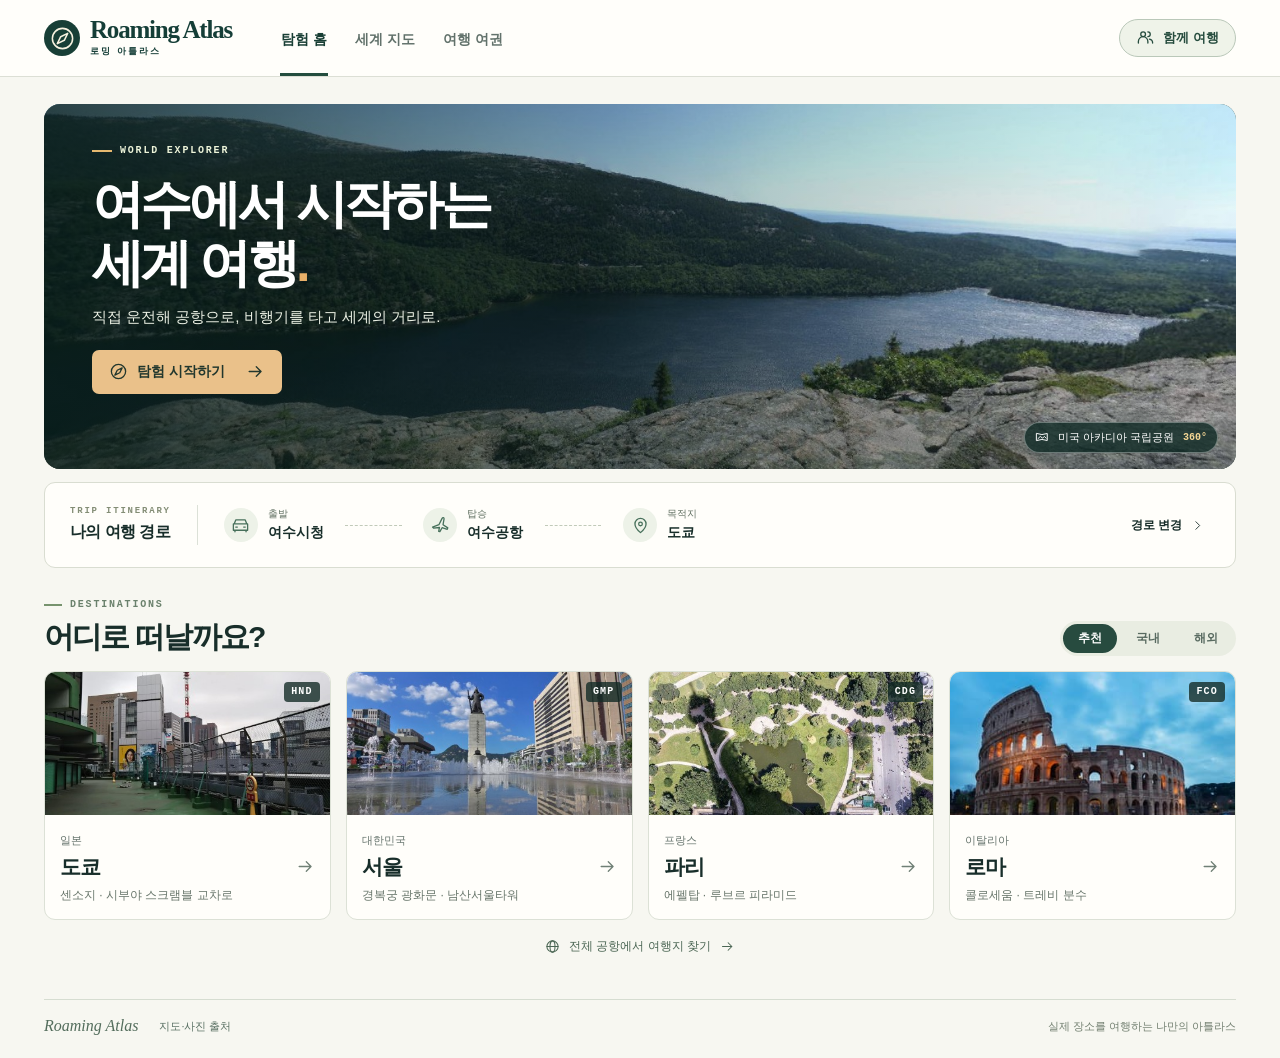
<file: atlas/index.html>
<!doctype html>
<html lang="ko">
<head>
<meta charset="utf-8"><meta name="viewport" content="width=device-width,initial-scale=1,viewport-fit=cover"><meta name="theme-color" content="#f6f5ee">
<title>로밍 아틀라스 | 함께 떠나는 세계 여행</title>
<meta name="application-name" content="로밍 아틀라스"><meta name="apple-mobile-web-app-title" content="로밍 아틀라스">
<link rel="stylesheet" href="style.css">
</head>
<body>
<header class="bar"><div class="bar-in">
<button class="brand" data-action="home" aria-label="로밍 아틀라스 홈"><span class="brand-emblem" data-icon="compass"></span><span>Roaming Atlas<small>로밍 아틀라스</small></span></button>
<nav aria-label="주 메뉴"><button data-action="home" data-nav="home">탐험 홈</button><button data-action="world" data-nav="world">세계 지도</button><button data-action="passport" data-nav="passport">여행 여권</button></nav>
<button class="room-top" data-action="room"><i data-icon="users"></i><span id="room-label">함께 여행</span></button></div></header>
<main id="home" class="page">
<div class="mast"><div class="cover"></div><div class="mast-content"><div class="hero-kicker"><span></span> WORLD EXPLORER</div><h1>여수에서 시작하는<br>세계 여행<span>.</span></h1><p>직접 운전해 공항으로, 비행기를 타고 세계의 거리로.</p><button class="hero-btn" data-action="depart"><i data-icon="compass"></i><b id="hero-action">탐험 시작하기</b><i data-icon="arrow"></i></button></div>
<button data-action="panorama" class="photo-label"><i data-icon="panorama"></i> 미국 아카디아 국립공원 <span>360°</span></button></div>
<section class="route-strip"><div class="strip-title"><small>TRIP ITINERARY</small><b>나의 여행 경로</b></div><div class="strip-leg"><i data-icon="car"></i><div><small>출발</small><b id="strip-start">여수시청</b></div></div><div class="dash"></div><div class="strip-leg"><i data-icon="plane"></i><div><small>탑승</small><b id="strip-airport">여수공항</b></div></div><div class="dash"></div><div class="strip-leg"><i data-icon="pin"></i><div><small>목적지</small><b id="strip-dest">도쿄</b></div></div><button class="text-btn" data-action="choose">경로 변경 <i data-icon="chevron"></i></button></section>
<section class="dest-section"><div class="section-head"><div><small class="eyebrow"><span></span> DESTINATIONS</small><h2>어디로 떠날까요?</h2></div><div class="filters" id="filters" aria-label="여행지 필터"></div></div><div class="cards" id="cards"></div><button class="more" data-action="choose"><i data-icon="globe"></i> 전체 공항에서 여행지 찾기 <i data-icon="arrow"></i></button></section>
</main>
<main id="world" class="page" hidden><div class="section-head top-head"><div><small class="eyebrow"><span></span> LIVE ATLAS</small><h1 class="page-title">세계 탐험 지도</h1></div><button class="plain-btn" data-action="choose"><i data-icon="search"></i> 여행지 찾기</button></div>
<div class="explorer"><section class="map-column"><div class="mapframe">
<div id="map"></div><div id="map-status" class="map-status" hidden></div><div class="map-tool"><button data-action="recenter" title="내 캐릭터 위치" aria-label="내 캐릭터 위치"><i data-icon="locate"></i></button><button data-action="tiles" id="tile-btn" title="위성 / 도로 지도" aria-label="위성 또는 도로 지도"><i data-icon="layers"></i></button></div>
</div><div class="map-foot"><span id="coords"></span><button data-action="google"><i data-icon="pin"></i> Google 지도·거리뷰</button></div></section>
<aside class="flightdeck"><div class="deck-head"><small class="eyebrow"><span></span> TRAVEL CONSOLE</small><button class="icon-btn" data-action="profile" title="캐릭터 설정" aria-label="캐릭터 설정"><i data-icon="user"></i></button></div><div id="console"></div></aside></div>
<section class="nearby"><div class="section-head"><div><small class="eyebrow"><span></span> FIELD GUIDE</small><h2 id="near-title">주변 탐험</h2></div><button class="plain-btn" data-action="near"><i data-icon="locate"></i> 이 위치 주변 찾기</button></div><div id="places" class="places"></div></section>
</main>
<main id="passport" class="page" hidden><div class="section-head top-head"><div><small class="eyebrow"><span></span> TRAVEL JOURNAL</small><h1 class="page-title">나의 여행 여권</h1></div><button class="plain-btn" data-action="profile"><i data-icon="user"></i> 캐릭터 설정</button></div><div class="pass-cover"><div><i data-icon="globe"></i><small>ROAMING ATLAS</small><h2>여행 여권</h2><b id="pass-name"></b></div><div class="pass-count"><strong id="pass-total">0</strong><span>방문 기록</span></div></div><h2 class="journal-title">탐험 기록</h2><div id="journal"></div></main>
<style>.aircraft-photo{width:100%;height:112px;object-fit:cover;object-position:50% 50%;border-radius:7px;display:block;margin:10px 0}</style><footer><div><span class="brand-foot">Roaming Atlas</span><button data-action="credits">지도·사진 출처</button></div><span>실제 장소를 여행하는 나만의 아틀라스</span></footer>
<section id="travel-touch" class="touch-dock" aria-label="지도 이동 조작" hidden></section>
<dialog id="modal"><div class="dialog-top"><div><small id="modal-kicker" class="eyebrow"></small><h2 id="modal-title"></h2></div><button class="icon-btn" id="close" aria-label="닫기"><i data-icon="close"></i></button></div><div id="modal-body"></div></dialog><div id="toast" role="status" aria-live="polite"></div>
<script defer src="leaflet.js"></script>
<script defer src="paho.js"></script>
<script defer src="data.js"></script>
<script defer src="app.js"></script>
</body></html>
</file>
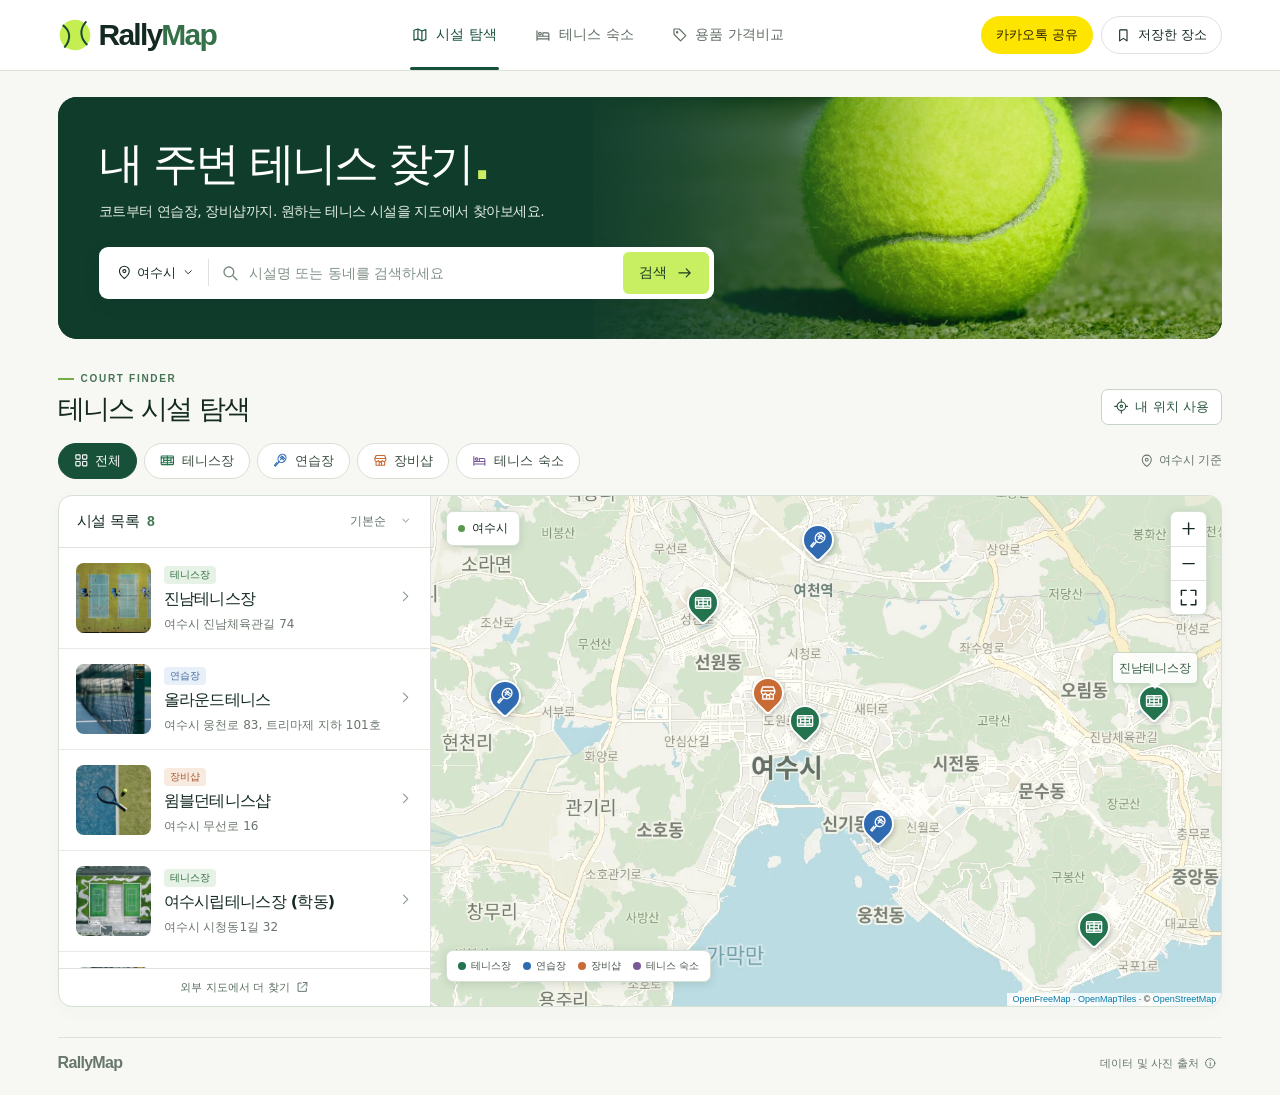
<file: rallymap/index.html>
<!doctype html>
<html lang="ko"><head><meta charset="utf-8"><meta name="viewport" content="width=device-width, initial-scale=1, viewport-fit=cover"><meta name="theme-color" content="#113e2e"><meta name="description" content="내 주변과 지역별 테니스장, 연습장, 장비샵을 지도에서 찾고 국내 테니스 전문몰의 용품 가격을 비교하세요."><link rel="canonical" href="https://temple3906-glitch.github.io/codex-test/rallymap/"><meta property="og:type" content="website"><meta property="og:locale" content="ko_KR"><meta property="og:site_name" content="랠리맵"><meta property="og:title" content="랠리맵 · 테니스장과 테니스 숙소 찾기"><meta property="og:description" content="지역별 테니스 시설과 코트가 있는 숙소를 찾고, 테니스 용품 가격을 비교하세요."><meta property="og:image" content="https://temple3906-glitch.github.io/codex-test/rallymap/photos/kakao-preview.jpg"><meta property="og:image:width" content="1200"><meta property="og:image:height" content="630"><meta property="og:image:alt" content="테니스 코트 위의 테니스공"><title>랠리맵 | 테니스장·숙소·용품 찾기</title><link rel="icon" href="./favicon.svg"><link rel="stylesheet" href="./vendor/leaflet.css"><link rel="stylesheet" href="./style.css?v=6"><script defer src="./vendor/leaflet.js"></script><script defer src="./web-links.js?v=4"></script><script defer src="./app.js?v=7"></script></head>
<body><header class="top"><div class="shell head"><a href="#places" class="brand" aria-label="랠리맵 홈"><span class="logo"><svg viewBox="0 0 40 40" aria-hidden="true"><circle cx="20" cy="20" r="18" fill="#c5ef51"/><g fill="none" stroke="#184b35" stroke-width="2.4"><path d="M9 5c7 8 6 19-5 26M31 35c-6-9-5-20 6-27"/></g></svg></span>Rally<span>Map</span></a><nav aria-label="주요 메뉴"><button data-tab="places" class="nav on"><i data-i="map"></i>시설 탐색</button><button data-tab="stays" class="nav"><i data-i="stay"></i>테니스 숙소</button><button data-tab="prices" class="nav"><i data-i="tag"></i>용품 가격비교</button></nav><div class="head-actions"><button id="shareBtn" class="kakao-share" type="button" aria-label="카카오톡 공유">카카오톡 공유</button><button id="savedBtn" class="saved-btn"><i data-i="bookmark"></i><span>저장한 장소</span><span id="savedCount"></span></button></div></div></header>
<main class="shell">
<section class="hero" id="hero"><div class="hero-photo"></div><a id="openInBrowser" class="open-browser" hidden rel="noreferrer" target="_top"><i data-i="external"></i><span>웹브라우저로 열기</span></a><div class="hero-copy"><h1 id="heroTitle">내 주변 테니스 찾기<span class="period">.</span></h1><p id="heroText">코트부터 연습장, 장비샵까지. 원하는 테니스 시설을 지도에서 찾아보세요.</p><form id="mainSearch" class="hero-search"><button type="button" id="regionBtn" aria-haspopup="dialog"><i data-i="pin"></i><span id="regionName">여수시</span><i data-i="chevronDown" class="small"></i></button><div class="search-input"><i data-i="search"></i><input id="query" type="search" autocomplete="off" placeholder="시설명 또는 동네를 검색하세요" aria-label="시설 또는 용품 검색"></div><button type="submit" class="submit">검색<i data-i="arrowRight"></i></button></form></div></section>
<section id="placeSection" aria-labelledby="placeHeading"><div class="section-head"><div><div class="eyebrow"><span></span><b id="mapKicker">COURT FINDER</b></div><h2 id="placeHeading">테니스 시설 탐색</h2></div><button class="geo-btn" data-geo><i data-i="locate"></i>내 위치 사용</button></div>
<div class="filters"><div class="chips" id="placeFilters"></div><div class="chips" id="stayFilters" hidden></div><span class="loc-caption"><i data-i="pin"></i><span id="basis"></span></span></div>
<div class="mobile-view"><button data-view="map" class="active"><i data-i="map"></i>지도</button><button data-view="list"><i data-i="list"></i>목록</button></div>
<div class="explorer" id="explorer"><aside class="listpane"><div class="listhead"><strong><span id="listLabel">시설 목록</span> <em id="placeTotal">0</em></strong><label class="select-wrap"><select id="sort" aria-label="시설 정렬"><option value="default">기본순</option><option value="near">가까운순</option><option value="name">이름순</option></select><i data-i="chevronDown"></i></label></div><div id="placeList" class="place-list" aria-live="polite"></div><div class="listfoot"><a id="moreMap" rel="noopener" target="_blank">외부 지도에서 더 찾기<i data-i="external"></i></a></div></aside>
<div id="mapPanel" class="map-panel"><div id="map" role="region" aria-label="테니스 시설 위치 지도"></div><div class="map-location"><span class="live-dot"></span><span id="mapCity">여수시</span></div><div class="map-tools"><button id="zoomIn" aria-label="지도 확대"><i data-i="plus"></i></button><button id="zoomOut" aria-label="지도 축소"><i data-i="minus"></i></button><button id="mapFit" aria-label="검색 결과 지도에 맞추기"><i data-i="fit"></i></button></div><div class="legend" id="legend"><span><b class="court"></b>테니스장</span><span><b class="practice"></b>연습장</span><span><b class="shop"></b>장비샵</span><span><b class="stay"></b>테니스 숙소</span></div><div id="mapNotice" class="mapnotice" hidden></div></div></div></section>
<section id="priceSection" hidden aria-labelledby="priceHeading"><div class="section-head"><div><div class="eyebrow"><span></span>GEAR FINDER</div><h2 id="priceHeading">테니스 용품 가격비교</h2></div><span class="price-sort"><i data-i="sort"></i>낮은 가격순</span></div><div class="chips" id="priceFilters"></div><div class="price-info"><p id="priceStatus" aria-live="polite"></p><small>상품가 기준 · 배송비 별도</small></div><div id="offerList" class="offer-list"></div><button id="loadOffers" class="load-more" hidden>상품 더 보기<i data-i="chevronDown"></i></button><div id="shoppingLinks" class="shopping-links"></div></section>
</main><footer class="shell"><span class="foot-brand">RallyMap</span><div class="foot-links"><button id="about">데이터 및 사진 출처 <i data-i="info"></i></button></div></footer>
<dialog id="dialog"><div class="dialog-head"><strong id="dialogTitle"></strong><button class="icon-button" id="closeDialog" aria-label="닫기"><i data-i="x"></i></button></div><div id="dialogBody"></div></dialog><div id="toast" class="toast" role="status"></div>
</body></html>
</file>
<file: atlas/style.css>
/* required styles */

.leaflet-pane,
.leaflet-tile,
.leaflet-marker-icon,
.leaflet-marker-shadow,
.leaflet-tile-container,
.leaflet-pane > svg,
.leaflet-pane > canvas,
.leaflet-zoom-box,
.leaflet-image-layer,
.leaflet-layer {
	position: absolute;
	left: 0;
	top: 0;
	}
.leaflet-container {
	overflow: hidden;
	}
.leaflet-tile,
.leaflet-marker-icon,
.leaflet-marker-shadow {
	-webkit-user-select: none;
	   -moz-user-select: none;
	        user-select: none;
	  -webkit-user-drag: none;
	}
/* Prevents IE11 from highlighting tiles in blue */
.leaflet-tile::selection {
	background: transparent;
}
/* Safari renders non-retina tile on retina better with this, but Chrome is worse */
.leaflet-safari .leaflet-tile {
	image-rendering: -webkit-optimize-contrast;
	}
/* hack that prevents hw layers "stretching" when loading new tiles */
.leaflet-safari .leaflet-tile-container {
	width: 1600px;
	height: 1600px;
	-webkit-transform-origin: 0 0;
	}
.leaflet-marker-icon,
.leaflet-marker-shadow {
	display: block;
	}
/* .leaflet-container svg: reset svg max-width decleration shipped in Joomla! (joomla.org) 3.x */
/* .leaflet-container img: map is broken in FF if you have max-width: 100% on tiles */
.leaflet-container .leaflet-overlay-pane svg {
	max-width: none !important;
	max-height: none !important;
	}
.leaflet-container .leaflet-marker-pane img,
.leaflet-container .leaflet-shadow-pane img,
.leaflet-container .leaflet-tile-pane img,
.leaflet-container img.leaflet-image-layer,
.leaflet-container .leaflet-tile {
	max-width: none !important;
	max-height: none !important;
	width: auto;
	padding: 0;
	}

.leaflet-container img.leaflet-tile {
	/* See: https://bugs.chromium.org/p/chromium/issues/detail?id=600120 */
	mix-blend-mode: plus-lighter;
}

.leaflet-container.leaflet-touch-zoom {
	-ms-touch-action: pan-x pan-y;
	touch-action: pan-x pan-y;
	}
.leaflet-container.leaflet-touch-drag {
	-ms-touch-action: pinch-zoom;
	/* Fallback for FF which doesn't support pinch-zoom */
	touch-action: none;
	touch-action: pinch-zoom;
}
.leaflet-container.leaflet-touch-drag.leaflet-touch-zoom {
	-ms-touch-action: none;
	touch-action: none;
}
.leaflet-container {
	-webkit-tap-highlight-color: transparent;
}
.leaflet-container a {
	-webkit-tap-highlight-color: rgba(51, 181, 229, 0.4);
}
.leaflet-tile {
	filter: inherit;
	visibility: hidden;
	}
.leaflet-tile-loaded {
	visibility: inherit;
	}
.leaflet-zoom-box {
	width: 0;
	height: 0;
	-moz-box-sizing: border-box;
	     box-sizing: border-box;
	z-index: 800;
	}
/* workaround for https://bugzilla.mozilla.org/show_bug.cgi?id=888319 */
.leaflet-overlay-pane svg {
	-moz-user-select: none;
	}

.leaflet-pane         { z-index: 400; }

.leaflet-tile-pane    { z-index: 200; }
.leaflet-overlay-pane { z-index: 400; }
.leaflet-shadow-pane  { z-index: 500; }
.leaflet-marker-pane  { z-index: 600; }
.leaflet-tooltip-pane   { z-index: 650; }
.leaflet-popup-pane   { z-index: 700; }

.leaflet-map-pane canvas { z-index: 100; }
.leaflet-map-pane svg    { z-index: 200; }

.leaflet-vml-shape {
	width: 1px;
	height: 1px;
	}
.lvml {
	behavior: url(#default#VML);
	display: inline-block;
	position: absolute;
	}


/* control positioning */

.leaflet-control {
	position: relative;
	z-index: 800;
	pointer-events: visiblePainted; /* IE 9-10 doesn't have auto */
	pointer-events: auto;
	}
.leaflet-top,
.leaflet-bottom {
	position: absolute;
	z-index: 1000;
	pointer-events: none;
	}
.leaflet-top {
	top: 0;
	}
.leaflet-right {
	right: 0;
	}
.leaflet-bottom {
	bottom: 0;
	}
.leaflet-left {
	left: 0;
	}
.leaflet-control {
	float: left;
	clear: both;
	}
.leaflet-right .leaflet-control {
	float: right;
	}
.leaflet-top .leaflet-control {
	margin-top: 10px;
	}
.leaflet-bottom .leaflet-control {
	margin-bottom: 10px;
	}
.leaflet-left .leaflet-control {
	margin-left: 10px;
	}
.leaflet-right .leaflet-control {
	margin-right: 10px;
	}


/* zoom and fade animations */

.leaflet-fade-anim .leaflet-popup {
	opacity: 0;
	-webkit-transition: opacity 0.2s linear;
	   -moz-transition: opacity 0.2s linear;
	        transition: opacity 0.2s linear;
	}
.leaflet-fade-anim .leaflet-map-pane .leaflet-popup {
	opacity: 1;
	}
.leaflet-zoom-animated {
	-webkit-transform-origin: 0 0;
	    -ms-transform-origin: 0 0;
	        transform-origin: 0 0;
	}
svg.leaflet-zoom-animated {
	will-change: transform;
}

.leaflet-zoom-anim .leaflet-zoom-animated {
	-webkit-transition: -webkit-transform 0.25s cubic-bezier(0,0,0.25,1);
	   -moz-transition:    -moz-transform 0.25s cubic-bezier(0,0,0.25,1);
	        transition:         transform 0.25s cubic-bezier(0,0,0.25,1);
	}
.leaflet-zoom-anim .leaflet-tile,
.leaflet-pan-anim .leaflet-tile {
	-webkit-transition: none;
	   -moz-transition: none;
	        transition: none;
	}

.leaflet-zoom-anim .leaflet-zoom-hide {
	visibility: hidden;
	}


/* cursors */

.leaflet-interactive {
	cursor: pointer;
	}
.leaflet-grab {
	cursor: -webkit-grab;
	cursor:    -moz-grab;
	cursor:         grab;
	}
.leaflet-crosshair,
.leaflet-crosshair .leaflet-interactive {
	cursor: crosshair;
	}
.leaflet-popup-pane,
.leaflet-control {
	cursor: auto;
	}
.leaflet-dragging .leaflet-grab,
.leaflet-dragging .leaflet-grab .leaflet-interactive,
.leaflet-dragging .leaflet-marker-draggable {
	cursor: move;
	cursor: -webkit-grabbing;
	cursor:    -moz-grabbing;
	cursor:         grabbing;
	}

/* marker & overlays interactivity */
.leaflet-marker-icon,
.leaflet-marker-shadow,
.leaflet-image-layer,
.leaflet-pane > svg path,
.leaflet-tile-container {
	pointer-events: none;
	}

.leaflet-marker-icon.leaflet-interactive,
.leaflet-image-layer.leaflet-interactive,
.leaflet-pane > svg path.leaflet-interactive,
svg.leaflet-image-layer.leaflet-interactive path {
	pointer-events: visiblePainted; /* IE 9-10 doesn't have auto */
	pointer-events: auto;
	}

/* visual tweaks */

.leaflet-container {
	background: #ddd;
	outline-offset: 1px;
	}
.leaflet-container a {
	color: #0078A8;
	}
.leaflet-zoom-box {
	border: 2px dotted #38f;
	background: rgba(255,255,255,0.5);
	}


/* general typography */
.leaflet-container {
	font-family: "Helvetica Neue", Arial, Helvetica, sans-serif;
	font-size: 12px;
	font-size: 0.75rem;
	line-height: 1.5;
	}


/* general toolbar styles */

.leaflet-bar {
	box-shadow: 0 1px 5px rgba(0,0,0,0.65);
	border-radius: 4px;
	}
.leaflet-bar a {
	background-color: #fff;
	border-bottom: 1px solid #ccc;
	width: 26px;
	height: 26px;
	line-height: 26px;
	display: block;
	text-align: center;
	text-decoration: none;
	color: black;
	}
.leaflet-bar a,
.leaflet-control-layers-toggle {
	background-position: 50% 50%;
	background-repeat: no-repeat;
	display: block;
	}
.leaflet-bar a:hover,
.leaflet-bar a:focus {
	background-color: #f4f4f4;
	}
.leaflet-bar a:first-child {
	border-top-left-radius: 4px;
	border-top-right-radius: 4px;
	}
.leaflet-bar a:last-child {
	border-bottom-left-radius: 4px;
	border-bottom-right-radius: 4px;
	border-bottom: none;
	}
.leaflet-bar a.leaflet-disabled {
	cursor: default;
	background-color: #f4f4f4;
	color: #bbb;
	}

.leaflet-touch .leaflet-bar a {
	width: 30px;
	height: 30px;
	line-height: 30px;
	}
.leaflet-touch .leaflet-bar a:first-child {
	border-top-left-radius: 2px;
	border-top-right-radius: 2px;
	}
.leaflet-touch .leaflet-bar a:last-child {
	border-bottom-left-radius: 2px;
	border-bottom-right-radius: 2px;
	}

/* zoom control */

.leaflet-control-zoom-in,
.leaflet-control-zoom-out {
	font: bold 18px 'Lucida Console', Monaco, monospace;
	text-indent: 1px;
	}

.leaflet-touch .leaflet-control-zoom-in, .leaflet-touch .leaflet-control-zoom-out  {
	font-size: 22px;
	}


/* layers control */

.leaflet-control-layers {
	box-shadow: 0 1px 5px rgba(0,0,0,0.4);
	background: #fff;
	border-radius: 5px;
	}
.leaflet-control-layers-toggle {
	background-image: url(images/layers.png);
	width: 36px;
	height: 36px;
	}
.leaflet-retina .leaflet-control-layers-toggle {
	background-image: url(images/layers-2x.png);
	background-size: 26px 26px;
	}
.leaflet-touch .leaflet-control-layers-toggle {
	width: 44px;
	height: 44px;
	}
.leaflet-control-layers .leaflet-control-layers-list,
.leaflet-control-layers-expanded .leaflet-control-layers-toggle {
	display: none;
	}
.leaflet-control-layers-expanded .leaflet-control-layers-list {
	display: block;
	position: relative;
	}
.leaflet-control-layers-expanded {
	padding: 6px 10px 6px 6px;
	color: #333;
	background: #fff;
	}
.leaflet-control-layers-scrollbar {
	overflow-y: scroll;
	overflow-x: hidden;
	padding-right: 5px;
	}
.leaflet-control-layers-selector {
	margin-top: 2px;
	position: relative;
	top: 1px;
	}
.leaflet-control-layers label {
	display: block;
	font-size: 13px;
	font-size: 1.08333em;
	}
.leaflet-control-layers-separator {
	height: 0;
	border-top: 1px solid #ddd;
	margin: 5px -10px 5px -6px;
	}

/* Default icon URLs */
.leaflet-default-icon-path { /* used only in path-guessing heuristic, see L.Icon.Default */
	background-image: url(images/marker-icon.png);
	}


/* attribution and scale controls */

.leaflet-container .leaflet-control-attribution {
	background: #fff;
	background: rgba(255, 255, 255, 0.8);
	margin: 0;
	}
.leaflet-control-attribution,
.leaflet-control-scale-line {
	padding: 0 5px;
	color: #333;
	line-height: 1.4;
	}
.leaflet-control-attribution a {
	text-decoration: none;
	}
.leaflet-control-attribution a:hover,
.leaflet-control-attribution a:focus {
	text-decoration: underline;
	}
.leaflet-attribution-flag {
	display: inline !important;
	vertical-align: baseline !important;
	width: 1em;
	height: 0.6669em;
	}
.leaflet-left .leaflet-control-scale {
	margin-left: 5px;
	}
.leaflet-bottom .leaflet-control-scale {
	margin-bottom: 5px;
	}
.leaflet-control-scale-line {
	border: 2px solid #777;
	border-top: none;
	line-height: 1.1;
	padding: 2px 5px 1px;
	white-space: nowrap;
	-moz-box-sizing: border-box;
	     box-sizing: border-box;
	background: rgba(255, 255, 255, 0.8);
	text-shadow: 1px 1px #fff;
	}
.leaflet-control-scale-line:not(:first-child) {
	border-top: 2px solid #777;
	border-bottom: none;
	margin-top: -2px;
	}
.leaflet-control-scale-line:not(:first-child):not(:last-child) {
	border-bottom: 2px solid #777;
	}

.leaflet-touch .leaflet-control-attribution,
.leaflet-touch .leaflet-control-layers,
.leaflet-touch .leaflet-bar {
	box-shadow: none;
	}
.leaflet-touch .leaflet-control-layers,
.leaflet-touch .leaflet-bar {
	border: 2px solid rgba(0,0,0,0.2);
	background-clip: padding-box;
	}


/* popup */

.leaflet-popup {
	position: absolute;
	text-align: center;
	margin-bottom: 20px;
	}
.leaflet-popup-content-wrapper {
	padding: 1px;
	text-align: left;
	border-radius: 12px;
	}
.leaflet-popup-content {
	margin: 13px 24px 13px 20px;
	line-height: 1.3;
	font-size: 13px;
	font-size: 1.08333em;
	min-height: 1px;
	}
.leaflet-popup-content p {
	margin: 17px 0;
	margin: 1.3em 0;
	}
.leaflet-popup-tip-container {
	width: 40px;
	height: 20px;
	position: absolute;
	left: 50%;
	margin-top: -1px;
	margin-left: -20px;
	overflow: hidden;
	pointer-events: none;
	}
.leaflet-popup-tip {
	width: 17px;
	height: 17px;
	padding: 1px;

	margin: -10px auto 0;
	pointer-events: auto;

	-webkit-transform: rotate(45deg);
	   -moz-transform: rotate(45deg);
	    -ms-transform: rotate(45deg);
	        transform: rotate(45deg);
	}
.leaflet-popup-content-wrapper,
.leaflet-popup-tip {
	background: white;
	color: #333;
	box-shadow: 0 3px 14px rgba(0,0,0,0.4);
	}
.leaflet-container a.leaflet-popup-close-button {
	position: absolute;
	top: 0;
	right: 0;
	border: none;
	text-align: center;
	width: 24px;
	height: 24px;
	font: 16px/24px Tahoma, Verdana, sans-serif;
	color: #757575;
	text-decoration: none;
	background: transparent;
	}
.leaflet-container a.leaflet-popup-close-button:hover,
.leaflet-container a.leaflet-popup-close-button:focus {
	color: #585858;
	}
.leaflet-popup-scrolled {
	overflow: auto;
	}

.leaflet-oldie .leaflet-popup-content-wrapper {
	-ms-zoom: 1;
	}
.leaflet-oldie .leaflet-popup-tip {
	width: 24px;
	margin: 0 auto;

	-ms-filter: "progid:DXImageTransform.Microsoft.Matrix(M11=0.70710678, M12=0.70710678, M21=-0.70710678, M22=0.70710678)";
	filter: progid:DXImageTransform.Microsoft.Matrix(M11=0.70710678, M12=0.70710678, M21=-0.70710678, M22=0.70710678);
	}

.leaflet-oldie .leaflet-control-zoom,
.leaflet-oldie .leaflet-control-layers,
.leaflet-oldie .leaflet-popup-content-wrapper,
.leaflet-oldie .leaflet-popup-tip {
	border: 1px solid #999;
	}


/* div icon */

.leaflet-div-icon {
	background: #fff;
	border: 1px solid #666;
	}


/* Tooltip */
/* Base styles for the element that has a tooltip */
.leaflet-tooltip {
	position: absolute;
	padding: 6px;
	background-color: #fff;
	border: 1px solid #fff;
	border-radius: 3px;
	color: #222;
	white-space: nowrap;
	-webkit-user-select: none;
	-moz-user-select: none;
	-ms-user-select: none;
	user-select: none;
	pointer-events: none;
	box-shadow: 0 1px 3px rgba(0,0,0,0.4);
	}
.leaflet-tooltip.leaflet-interactive {
	cursor: pointer;
	pointer-events: auto;
	}
.leaflet-tooltip-top:before,
.leaflet-tooltip-bottom:before,
.leaflet-tooltip-left:before,
.leaflet-tooltip-right:before {
	position: absolute;
	pointer-events: none;
	border: 6px solid transparent;
	background: transparent;
	content: "";
	}

/* Directions */

.leaflet-tooltip-bottom {
	margin-top: 6px;
}
.leaflet-tooltip-top {
	margin-top: -6px;
}
.leaflet-tooltip-bottom:before,
.leaflet-tooltip-top:before {
	left: 50%;
	margin-left: -6px;
	}
.leaflet-tooltip-top:before {
	bottom: 0;
	margin-bottom: -12px;
	border-top-color: #fff;
	}
.leaflet-tooltip-bottom:before {
	top: 0;
	margin-top: -12px;
	margin-left: -6px;
	border-bottom-color: #fff;
	}
.leaflet-tooltip-left {
	margin-left: -6px;
}
.leaflet-tooltip-right {
	margin-left: 6px;
}
.leaflet-tooltip-left:before,
.leaflet-tooltip-right:before {
	top: 50%;
	margin-top: -6px;
	}
.leaflet-tooltip-left:before {
	right: 0;
	margin-right: -12px;
	border-left-color: #fff;
	}
.leaflet-tooltip-right:before {
	left: 0;
	margin-left: -12px;
	border-right-color: #fff;
	}

/* Printing */

@media print {
	/* Prevent printers from removing background-images of controls. */
	.leaflet-control {
		-webkit-print-color-adjust: exact;
		print-color-adjust: exact;
		}
	}


*{box-sizing:border-box}html{scroll-behavior:smooth}body{margin:0;background:#f7f7f1;color:#182e2a;font:15px/1.55 Inter,"Malgun Gothic","Apple SD Gothic Neo",Arial,sans-serif;word-break:keep-all}button,input,select{font:inherit}button,a{-webkit-tap-highlight-color:transparent}button{cursor:pointer;color:inherit}button{border:0;background:none}button:disabled{cursor:default;opacity:.55}button:focus-visible,a:focus-visible,input:focus-visible,select:focus-visible{outline:3px solid #dc823e;outline-offset:3px}button i,i[data-icon],span[data-icon]{display:inline-flex;align-items:center;justify-content:center;font-style:normal}svg.ic{width:19px;height:19px;fill:none;stroke:currentColor;stroke-width:1.65;stroke-linecap:round;stroke-linejoin:round;flex:none}a{color:#11685c;text-underline-offset:3px}small{font-size:11px}@media(prefers-reduced-motion:reduce){html{scroll-behavior:auto}*{animation-duration:.01ms!important}}
.bar{background:#fffefa;border-bottom:1px solid #dcdfd5}.bar-in,.page,footer{width:min(1280px,calc(100% - 88px));margin:auto}.bar-in{min-height:76px;display:flex;align-items:center;gap:48px}.brand{display:flex;align-items:center;gap:10px;padding:0;text-align:left;line-height:1.02;font:700 25px/1.03 Georgia,serif;letter-spacing:-1.2px;color:#153e37;white-space:nowrap}.brand small{display:block;font:600 9px/1.5 "Malgun Gothic",sans-serif;letter-spacing:2px;margin-top:2px}.brand-emblem{background:#183f36;border-radius:50%;color:#f7f2df;width:36px;height:36px}.brand-emblem svg{width:27px;height:27px;stroke-width:1.35}.bar nav{display:flex;align-self:stretch;align-items:stretch;gap:26px}.bar nav button{position:relative;padding:4px 1px 0;font-size:14px;font-weight:700;color:#62726b}.bar nav button.sel{color:#183e34}.bar nav button.sel:after{position:absolute;content:"";left:0;right:0;bottom:0;height:3px;background:#234d3e}.room-top{margin-left:auto;border:1px solid #bac8b9;border-radius:100px;background:#eff3e9;padding:8px 16px;display:flex;align-items:center;gap:8px;font-size:13px;font-weight:750;color:#264c3e}.page{padding-top:27px}.mast{min-height:365px;position:relative;border-radius:16px;overflow:hidden;isolation:isolate;background:#2c473b;color:white}.cover{position:absolute;inset:0;background-image:linear-gradient(90deg,rgba(8,30,26,.81),rgba(12,36,30,.27) 55%,rgba(12,36,30,.02)),linear-gradient(0deg,rgba(12,30,25,.25),transparent 29%),var(--hero);background-position:center,center,center 54%;background-size:cover;z-index:-1}.mast-content{padding:40px 48px}.hero-kicker,.eyebrow,.strip-title small,.pass-cover small,.card-top,.map-foot>span,.micro{letter-spacing:1.8px;font:700 10px/1.4 Consolas,"Courier New",monospace}.hero-kicker,.eyebrow{display:flex;align-items:center;gap:8px}.hero-kicker{color:#edf4d9}.hero-kicker span,.eyebrow span{width:20px;height:2px;background:#e6b970}.mast h1{font-size:clamp(41px,4.1vw,66px);letter-spacing:-.071em;line-height:1.13;margin:16px 0 12px;font-weight:780}.mast h1 span{color:#e9b068}.mast p{margin:0 0 22px;color:#ecf1e5;font-size:15px}.hero-btn,.primary,.plain-btn,.more,.text-btn,.map-foot button,.secondary,.photo-label{display:inline-flex;gap:9px;align-items:center;justify-content:center}.hero-btn{border-radius:7px;background:#eac18a;color:#22372d;padding:11px 17px;font-size:14px}.hero-btn i:last-child{margin-left:12px}.photo-label{position:absolute;right:18px;bottom:16px;background:#102b26c9;border:1px solid #ffffff55;border-radius:30px;color:white;padding:6px 10px;font-size:11px}.photo-label svg{width:14px;height:14px}.photo-label span{font:600 10px Consolas,monospace;color:#f5d795}
.route-strip{display:flex;align-items:center;gap:clamp(8px,1.7vw,25px);padding:18px 25px;background:#fffefa;border:1px solid #d9ddd1;border-radius:11px;margin-top:13px;min-height:86px}.strip-title{border-right:1px solid #dce1d7;padding-right:26px;margin-right:4px}.strip-title small,.strip-title b,.strip-leg small,.strip-leg b{display:block}.strip-title small{color:#838d75;font-size:9px}.strip-title b{font-size:16px;margin-top:2px;letter-spacing:-.6px}.strip-leg{display:flex;gap:10px;align-items:center}.strip-leg i{width:34px;height:34px;color:#47705b;background:#edf2e8;border-radius:50%}.strip-leg small{color:#647365;font-size:10px}.strip-leg b{font-size:14px}.dash{width:clamp(10px,4.4vw,70px);border-top:1.5px dashed #c1cab9}.route-strip .text-btn{margin-left:auto}.text-btn{font-size:12px;font-weight:700;white-space:nowrap}.text-btn svg{width:13px;height:13px}.section-head{display:flex;align-items:end;justify-content:space-between;gap:12px;margin:30px 0 15px}.eyebrow{color:#6a816c}.eyebrow span{background:#77936e;width:18px}.section-head h2,.journal-title{font-size:30px;letter-spacing:-1.8px;line-height:1.25;margin:6px 0 0}.filters{display:flex;gap:4px;background:#e9ede2;border-radius:40px;padding:3px}.filters button{border-radius:30px;padding:5px 15px;font-size:12px;color:#596b61;font-weight:650}.filters .on{background:#274b3f;color:#fff}.cards{display:grid;grid-template-columns:repeat(4,minmax(0,1fr));gap:15px}.card{padding:0;text-align:left;background:#fffefa;border:1px solid #dce1d6;border-radius:11px;overflow:hidden;transition:transform .2s,box-shadow .2s}.card:hover{transform:translateY(-3px);box-shadow:0 6px 20px #1d342111}.card-img{position:relative;aspect-ratio:1.98;background-color:#455e50;overflow:hidden}.card-img img,.place-img img{width:100%;height:100%;object-fit:cover;display:block}.card-top{position:absolute;right:10px;top:10px;background:#132b25c9;color:#fff;padding:3px 7px;border-radius:4px;letter-spacing:1.2px}.card-body{padding:12px 15px 14px}.card-body small,.muted{color:#65736c}.card-body small{font-size:11px}.card-row{display:flex;justify-content:space-between;align-items:center}.card-row b{font-size:21px;letter-spacing:-1px}.card-row i{color:#708076}.card p{font-size:12px;margin:3px 0 0;color:#68766b;text-overflow:ellipsis;overflow:hidden;white-space:nowrap}.more{margin:16px auto 0;display:flex;font-size:12px;color:#4b6654}.more svg{width:15px}.dest-section{padding-bottom:22px}footer{display:flex;justify-content:space-between;align-items:center;border-top:1px solid #d6ddd1;padding:17px 0 22px;color:#738071;font-size:11px;margin-top:20px}footer div{display:flex;align-items:center;gap:15px}footer button{font-size:11px;color:#597063}.brand-foot{font:italic 16px Georgia,serif;color:#536d5c}
.top-head{margin:0 0 16px}.page-title{margin:4px 0 0;font-size:36px;line-height:1.3;letter-spacing:-2px}.plain-btn,.secondary{border:1px solid #c4d1c1;background:#fffefa;border-radius:7px;padding:9px 13px;font-size:13px;font-weight:650}.primary{background:#245344;color:white;border-radius:7px;padding:11px 16px;font-weight:700}.primary:hover,.room-top:hover{filter:brightness(.95)}.explorer{display:grid;grid-template-columns:minmax(0,1fr) 320px;gap:16px}.map-column,.flightdeck,.place,.entry{background:#fffefa;border:1px solid #d7dece;border-radius:13px}.map-column{overflow:hidden}.mapframe{position:relative;height:420px;isolation:isolate}#map{height:100%;background:#e4e9db}.map-tool{position:absolute;right:12px;top:12px;z-index:500;display:flex;gap:4px}.map-tool button,.icon-btn{display:inline-flex;align-items:center;justify-content:center;border:1px solid #cbd5c7;border-radius:7px;background:#fffff8;width:34px;height:34px}.map-status{position:absolute;left:10px;bottom:28px;z-index:450;border-radius:5px;padding:4px 8px;pointer-events:none;background:#fffcf1ef;font-size:11px}.map-foot{display:flex;align-items:center;justify-content:space-between;gap:8px;padding:10px 13px}.map-foot>span{font-size:10px;color:#667864;letter-spacing:.4px}.map-foot button{font-size:12px;color:#305942;font-weight:700}.map-foot svg{width:15px}.flightdeck{padding:19px;align-self:stretch}.deck-head{display:flex;align-items:center;justify-content:space-between}.deck-head .eyebrow{font-size:10px}.deck-title{margin:13px 0 6px;font-size:25px;letter-spacing:-1.4px;line-height:1.2}.deck-sub{font-size:13px;color:#65776b;margin:0 0 12px}.deck-btns{display:grid;gap:7px;margin-top:10px}.duo{display:flex;gap:6px;flex-wrap:wrap}.duo button{flex:1 1 auto}.small-btn{padding:6px 8px;font-size:12px}.readout{display:flex;justify-content:space-between;align-items:center;margin-top:12px;font:600 13px Consolas,monospace}.meter{height:5px;overflow:hidden;background:#dce3d5;border-radius:5px;margin:7px 0}.meter i{display:block;height:100%;background:#c78a44}.help{font-size:12px;line-height:1.55;color:#677568;margin:9px 0}.ticket{background:#ebefe3;border-radius:8px;padding:11px 13px}.ticket strong{display:flex;justify-content:space-between;align-items:center;font:700 21px/1.3 Consolas,monospace}.ticket span{display:block;color:#506752;font-size:12px;margin-top:3px}.profile-line{display:flex;gap:7px;align-items:center;font-size:12px}.pin-circle{display:flex;align-items:center;justify-content:center;width:33px;height:33px;border-radius:50%;color:white;border:2px solid white;box-shadow:0 1px 7px #162e3190}.pin-circle svg{width:18px;height:18px}.poi-pin{width:13px;height:13px;border-radius:50%;background:#ca8a38;border:2px solid white;box-shadow:0 1px 4px #32332280}.walk-pad{display:flex;gap:5px;justify-content:center}.walk-pad button{background:#edf2e8;border:1px solid #cbd7c7;border-radius:7px;min-width:41px;min-height:34px;font-size:16px;touch-action:manipulation}.places{display:grid;grid-template-columns:repeat(3,minmax(0,1fr));gap:12px}.place{padding:16px;display:flex;flex-direction:column;align-items:flex-start}.place h3{margin:6px 0 3px;font-size:18px;letter-spacing:-.7px}.place p{font-size:13px;color:#63746a;margin:4px 0 12px}.place .text-btn{margin-top:auto;padding:0}.micro{color:#7d8b76;letter-spacing:1px}.pass-cover{background:#214a3c;color:#f4e8c8;border-radius:12px;padding:29px;display:flex;align-items:center;justify-content:space-between}.pass-cover h2{font:700 34px/1.4 Georgia,"Malgun Gothic",serif;letter-spacing:-2px;margin:6px 0}.pass-cover small,.pass-cover b{display:block}.pass-count{text-align:center}.pass-count strong{font:700 54px Georgia,serif;display:block}.pass-count span{font-size:12px}.journal-title{font-size:23px;margin:25px 0 13px}.entry{padding:13px 16px;margin:7px 0;display:flex;align-items:center;gap:12px}.entry .entry-date{margin-left:auto;color:#657567;font-size:12px}.empty{border:1px dashed #bdcbb9;padding:22px;border-radius:9px;color:#617366}.empty button{margin-top:12px}
dialog{border:1px solid #d1dbcf;background:#fafbf5;color:#223c32;border-radius:16px;padding:24px;width:min(570px,calc(100% - 24px));max-height:88dvh;box-shadow:0 20px 100px #10261955}dialog.wide{width:min(820px,calc(100% - 24px))}dialog::backdrop{background:#14282099}.dialog-top{display:flex;align-items:center;justify-content:space-between;gap:13px;margin-bottom:14px}.dialog-top h2{font-size:24px;letter-spacing:-1.3px;margin:4px 0 0;line-height:1.35}.dialog-top .icon-btn{flex:none}.dialog-top small{font-size:10px}.field{display:grid;gap:6px;font-weight:700;font-size:13px;margin:12px 0}.field input,input.search,.field select{border:1px solid #bacbbb;background:white;color:#253f32;border-radius:7px;padding:10px;width:100%;min-width:0}.results{max-height:37dvh;overflow:auto;margin:9px 0;padding-right:3px}.result{display:flex;align-items:center;gap:10px;text-align:left;width:100%;padding:10px 4px;border-bottom:1px solid #dce4d6}.result b{display:block;font-size:14px}.result small{display:block;color:#657567}.result .code{min-width:43px;font:700 14px Consolas,monospace;color:#8d692e}.result .end{margin-left:auto;color:#69836f}.panel-note{border-radius:7px;background:#eaf0e3;padding:11px 13px;font-size:13px}.form-row{display:flex;gap:7px;align-items:stretch}.form-row input{flex:1}.separate{border-top:1px solid #d5ded0;padding-top:13px;margin-top:15px}#modal-body h3{font-size:15px;margin:14px 0 6px}#modal-body a.ext{display:inline-flex;align-items:center;gap:7px;text-decoration:none}.g-frame{display:block;width:100%;height:min(48vh,350px);min-height:210px;border:1px solid #cbd6c6;border-radius:7px;margin:9px 0}.room-code{font:700 20px/1.4 Consolas,monospace;letter-spacing:1px;color:#315c43;overflow-wrap:anywhere}.roster-line{display:flex;align-items:center;gap:8px;padding:7px 0}.roster-line .end{margin-left:auto}.dot{display:inline-block;width:11px;height:11px;border-radius:50%}.field-color{display:flex;gap:7px}.variant{padding:7px 11px;border:1px solid #d0dacb;background:white;border-radius:20px;font-size:12px}.variant.sel{border-color:#427259;background:#ecf3e8}.sheet-photo{width:100%;height:170px;object-fit:cover;border-radius:8px;display:block}.modelhost{min-height:255px}.pano-box{position:relative;height:min(54vh,390px);background:#314b40;overflow:hidden;border-radius:9px;cursor:grab}.pano-box:active{cursor:grabbing}.pano-box canvas{width:100%;height:100%;touch-action:none}.top-gap{margin-top:13px}#toast{position:fixed;left:50%;bottom:20px;transform:translate(-50%,20px);padding:10px 18px;border-radius:8px;background:#163f34;color:white;font-size:13px;pointer-events:none;opacity:0;z-index:9999;transition:.18s;max-width:90vw;width:max-content}#toast.show{transform:translate(-50%,0);opacity:1}[hidden]{display:none!important}
@media(min-width:1450px){.mast{min-height:400px}.mast-content{padding:50px 60px}}
@media(max-width:980px){.bar-in,.page,footer{width:calc(100% - 42px)}.explorer{grid-template-columns:minmax(0,1fr) 275px}.strip-title{padding-right:13px}.route-strip{padding:14px;gap:13px}.dash{width:20px}.mast{min-height:325px}.mast-content{padding:31px 36px}.cards{gap:10px}.card-body{padding:10px}.mapframe{height:410px}}
@media(max-width:720px){body{font-size:14px}.bar-in,.page,footer{width:calc(100% - 28px)}.bar-in{min-height:59px;gap:14px;flex-wrap:wrap;position:relative;padding:10px 0 0}.brand{font-size:22px}.brand-emblem{width:31px;height:31px}.bar nav{order:3;width:100%;justify-content:space-around;gap:4px}.bar nav button{font-size:13px;padding:5px 5px 8px}.room-top{font-size:12px;padding:6px 12px}.page{padding-top:15px}.mast{min-height:295px;border-radius:10px}.mast-content{padding:24px 22px 45px}.mast h1{font-size:41px}.mast p{font-size:13px;margin-bottom:17px}.photo-label{bottom:9px;right:9px;font-size:9px}.route-strip{gap:6px;display:grid;grid-template-columns:1fr 1fr 1fr;border-radius:9px;padding:11px 13px;row-gap:8px}.strip-title{border:0;grid-column:1/3}.strip-title small{display:none}.strip-title b{font-size:13px}.route-strip .text-btn{grid-row:1;grid-column:3;font-size:11px}.dash{display:none}.strip-leg{grid-row:2;gap:6px}.strip-leg i{width:27px;height:27px}.strip-leg svg{width:16px}.strip-leg b{font-size:12px}.strip-leg small{font-size:9px}.section-head{margin:22px 0 12px}.section-head h2{font-size:24px}.filters button{padding:4px 10px;font-size:11px}.cards{grid-template-columns:repeat(2,minmax(0,1fr))}.card-img{aspect-ratio:1.7}.card-row b{font-size:18px}.eyebrow{font-size:9px}.explorer{grid-template-columns:1fr}.flightdeck{padding:14px}.mapframe{height:320px}.places{grid-template-columns:1fr}.place{padding:12px}.page-title{font-size:28px}.top-head{margin:0 0 10px}.top-head .plain-btn,.nearby .plain-btn{font-size:11px;padding:7px 8px}.map-foot{padding:8px}.map-foot button{font-size:11px}.deck-title{font-size:21px;margin-top:3px}footer>span{display:none}.entry{flex-wrap:wrap}.entry-date{margin-left:0}dialog{padding:15px}}



.touch-dock { display: none; }
@media (max-width: 720px), (pointer: coarse) and (max-height: 600px) {
  html { -webkit-text-size-adjust: 100%; }
  body { padding-left: env(safe-area-inset-left,0px); padding-right: env(safe-area-inset-right,0px); }
  body:has(#world:not([hidden])) { padding-bottom: calc(78px + env(safe-area-inset-bottom,0px)); }
  .bar-in, .page, footer { min-width: 0; }
  .map-column, .flightdeck, .mapframe, .deck-btns, .duo, .room-code, .ticket { min-width: 0; }
  .bar nav button, .room-top, .map-tool button, .icon-btn, .walk-pad button, .primary, .secondary, .plain-btn, .more, .result, .variant, .hero-btn { min-height: 44px; }
  .map-tool button, .icon-btn { min-width: 44px; }
  .touch-dock { position: fixed; display: block; left: 0; right: 0; bottom: 0; z-index: 750; border-top: 1px solid #c4d0c2; background: #fafbf4; box-shadow: 0 -4px 18px #163d3314; padding: 8px max(14px,env(safe-area-inset-right)) max(8px,env(safe-area-inset-bottom)) max(14px,env(safe-area-inset-left)); }
  .touch-buttons, .touch-directions { display: flex; width: 100%; gap: 8px; margin: 0 auto; max-width: 620px; }
  .touch-buttons button { flex: 1; min-height: 48px; font-size: 14px; touch-action: manipulation; }
  .touch-directions b { font-size: 20px; line-height: 1; }
  .touch-directions span { font-size: 12px; }
  #toast { bottom: calc(80px + env(safe-area-inset-bottom,0px)); }
  body:has(dialog[open]) { overflow: hidden; }
  body:has(dialog[open]) .touch-dock { visibility: hidden; }
  dialog { max-height: 89vh; max-height: 89dvh; overscroll-behavior: contain; padding-bottom: max(16px,env(safe-area-inset-bottom)); }
  .field input, input.search, .field select { font-size: 16px; min-height: 44px; }
  .results { max-height: 36vh; max-height: 36dvh; -webkit-overflow-scrolling: touch; }
  .mapframe { height: clamp(205px,38vh,345px); height: clamp(205px,38svh,345px); }
  .field-color { flex-wrap: wrap; }
  .map-foot { flex-wrap: wrap; }
}
@media (max-width: 370px) {
  .mast-content { padding-left: 16px; }
  .mast h1 { font-size: 35px; }
  .filters button { padding-left: 7px; padding-right: 7px; }
}
</file>
<file: rallymap/vendor/leaflet.css>
/* required styles */

.leaflet-pane,
.leaflet-tile,
.leaflet-marker-icon,
.leaflet-marker-shadow,
.leaflet-tile-container,
.leaflet-pane > svg,
.leaflet-pane > canvas,
.leaflet-zoom-box,
.leaflet-image-layer,
.leaflet-layer {
	position: absolute;
	left: 0;
	top: 0;
	}
.leaflet-container {
	overflow: hidden;
	}
.leaflet-tile,
.leaflet-marker-icon,
.leaflet-marker-shadow {
	-webkit-user-select: none;
	   -moz-user-select: none;
	        user-select: none;
	  -webkit-user-drag: none;
	}
/* Prevents IE11 from highlighting tiles in blue */
.leaflet-tile::selection {
	background: transparent;
}
/* Safari renders non-retina tile on retina better with this, but Chrome is worse */
.leaflet-safari .leaflet-tile {
	image-rendering: -webkit-optimize-contrast;
	}
/* hack that prevents hw layers "stretching" when loading new tiles */
.leaflet-safari .leaflet-tile-container {
	width: 1600px;
	height: 1600px;
	-webkit-transform-origin: 0 0;
	}
.leaflet-marker-icon,
.leaflet-marker-shadow {
	display: block;
	}
/* .leaflet-container svg: reset svg max-width decleration shipped in Joomla! (joomla.org) 3.x */
/* .leaflet-container img: map is broken in FF if you have max-width: 100% on tiles */
.leaflet-container .leaflet-overlay-pane svg {
	max-width: none !important;
	max-height: none !important;
	}
.leaflet-container .leaflet-marker-pane img,
.leaflet-container .leaflet-shadow-pane img,
.leaflet-container .leaflet-tile-pane img,
.leaflet-container img.leaflet-image-layer,
.leaflet-container .leaflet-tile {
	max-width: none !important;
	max-height: none !important;
	width: auto;
	padding: 0;
	}

.leaflet-container img.leaflet-tile {
	/* See: https://bugs.chromium.org/p/chromium/issues/detail?id=600120 */
	mix-blend-mode: plus-lighter;
}

.leaflet-container.leaflet-touch-zoom {
	-ms-touch-action: pan-x pan-y;
	touch-action: pan-x pan-y;
	}
.leaflet-container.leaflet-touch-drag {
	-ms-touch-action: pinch-zoom;
	/* Fallback for FF which doesn't support pinch-zoom */
	touch-action: none;
	touch-action: pinch-zoom;
}
.leaflet-container.leaflet-touch-drag.leaflet-touch-zoom {
	-ms-touch-action: none;
	touch-action: none;
}
.leaflet-container {
	-webkit-tap-highlight-color: transparent;
}
.leaflet-container a {
	-webkit-tap-highlight-color: rgba(51, 181, 229, 0.4);
}
.leaflet-tile {
	filter: inherit;
	visibility: hidden;
	}
.leaflet-tile-loaded {
	visibility: inherit;
	}
.leaflet-zoom-box {
	width: 0;
	height: 0;
	-moz-box-sizing: border-box;
	     box-sizing: border-box;
	z-index: 800;
	}
/* workaround for https://bugzilla.mozilla.org/show_bug.cgi?id=888319 */
.leaflet-overlay-pane svg {
	-moz-user-select: none;
	}

.leaflet-pane         { z-index: 400; }

.leaflet-tile-pane    { z-index: 200; }
.leaflet-overlay-pane { z-index: 400; }
.leaflet-shadow-pane  { z-index: 500; }
.leaflet-marker-pane  { z-index: 600; }
.leaflet-tooltip-pane   { z-index: 650; }
.leaflet-popup-pane   { z-index: 700; }

.leaflet-map-pane canvas { z-index: 100; }
.leaflet-map-pane svg    { z-index: 200; }

.leaflet-vml-shape {
	width: 1px;
	height: 1px;
	}
.lvml {
	behavior: url(#default#VML);
	display: inline-block;
	position: absolute;
	}


/* control positioning */

.leaflet-control {
	position: relative;
	z-index: 800;
	pointer-events: visiblePainted; /* IE 9-10 doesn't have auto */
	pointer-events: auto;
	}
.leaflet-top,
.leaflet-bottom {
	position: absolute;
	z-index: 1000;
	pointer-events: none;
	}
.leaflet-top {
	top: 0;
	}
.leaflet-right {
	right: 0;
	}
.leaflet-bottom {
	bottom: 0;
	}
.leaflet-left {
	left: 0;
	}
.leaflet-control {
	float: left;
	clear: both;
	}
.leaflet-right .leaflet-control {
	float: right;
	}
.leaflet-top .leaflet-control {
	margin-top: 10px;
	}
.leaflet-bottom .leaflet-control {
	margin-bottom: 10px;
	}
.leaflet-left .leaflet-control {
	margin-left: 10px;
	}
.leaflet-right .leaflet-control {
	margin-right: 10px;
	}


/* zoom and fade animations */

.leaflet-fade-anim .leaflet-popup {
	opacity: 0;
	-webkit-transition: opacity 0.2s linear;
	   -moz-transition: opacity 0.2s linear;
	        transition: opacity 0.2s linear;
	}
.leaflet-fade-anim .leaflet-map-pane .leaflet-popup {
	opacity: 1;
	}
.leaflet-zoom-animated {
	-webkit-transform-origin: 0 0;
	    -ms-transform-origin: 0 0;
	        transform-origin: 0 0;
	}
svg.leaflet-zoom-animated {
	will-change: transform;
}

.leaflet-zoom-anim .leaflet-zoom-animated {
	-webkit-transition: -webkit-transform 0.25s cubic-bezier(0,0,0.25,1);
	   -moz-transition:    -moz-transform 0.25s cubic-bezier(0,0,0.25,1);
	        transition:         transform 0.25s cubic-bezier(0,0,0.25,1);
	}
.leaflet-zoom-anim .leaflet-tile,
.leaflet-pan-anim .leaflet-tile {
	-webkit-transition: none;
	   -moz-transition: none;
	        transition: none;
	}

.leaflet-zoom-anim .leaflet-zoom-hide {
	visibility: hidden;
	}


/* cursors */

.leaflet-interactive {
	cursor: pointer;
	}
.leaflet-grab {
	cursor: -webkit-grab;
	cursor:    -moz-grab;
	cursor:         grab;
	}
.leaflet-crosshair,
.leaflet-crosshair .leaflet-interactive {
	cursor: crosshair;
	}
.leaflet-popup-pane,
.leaflet-control {
	cursor: auto;
	}
.leaflet-dragging .leaflet-grab,
.leaflet-dragging .leaflet-grab .leaflet-interactive,
.leaflet-dragging .leaflet-marker-draggable {
	cursor: move;
	cursor: -webkit-grabbing;
	cursor:    -moz-grabbing;
	cursor:         grabbing;
	}

/* marker & overlays interactivity */
.leaflet-marker-icon,
.leaflet-marker-shadow,
.leaflet-image-layer,
.leaflet-pane > svg path,
.leaflet-tile-container {
	pointer-events: none;
	}

.leaflet-marker-icon.leaflet-interactive,
.leaflet-image-layer.leaflet-interactive,
.leaflet-pane > svg path.leaflet-interactive,
svg.leaflet-image-layer.leaflet-interactive path {
	pointer-events: visiblePainted; /* IE 9-10 doesn't have auto */
	pointer-events: auto;
	}

/* visual tweaks */

.leaflet-container {
	background: #ddd;
	outline-offset: 1px;
	}
.leaflet-container a {
	color: #0078A8;
	}
.leaflet-zoom-box {
	border: 2px dotted #38f;
	background: rgba(255,255,255,0.5);
	}


/* general typography */
.leaflet-container {
	font-family: "Helvetica Neue", Arial, Helvetica, sans-serif;
	font-size: 12px;
	font-size: 0.75rem;
	line-height: 1.5;
	}


/* general toolbar styles */

.leaflet-bar {
	box-shadow: 0 1px 5px rgba(0,0,0,0.65);
	border-radius: 4px;
	}
.leaflet-bar a {
	background-color: #fff;
	border-bottom: 1px solid #ccc;
	width: 26px;
	height: 26px;
	line-height: 26px;
	display: block;
	text-align: center;
	text-decoration: none;
	color: black;
	}
.leaflet-bar a,
.leaflet-control-layers-toggle {
	background-position: 50% 50%;
	background-repeat: no-repeat;
	display: block;
	}
.leaflet-bar a:hover,
.leaflet-bar a:focus {
	background-color: #f4f4f4;
	}
.leaflet-bar a:first-child {
	border-top-left-radius: 4px;
	border-top-right-radius: 4px;
	}
.leaflet-bar a:last-child {
	border-bottom-left-radius: 4px;
	border-bottom-right-radius: 4px;
	border-bottom: none;
	}
.leaflet-bar a.leaflet-disabled {
	cursor: default;
	background-color: #f4f4f4;
	color: #bbb;
	}

.leaflet-touch .leaflet-bar a {
	width: 30px;
	height: 30px;
	line-height: 30px;
	}
.leaflet-touch .leaflet-bar a:first-child {
	border-top-left-radius: 2px;
	border-top-right-radius: 2px;
	}
.leaflet-touch .leaflet-bar a:last-child {
	border-bottom-left-radius: 2px;
	border-bottom-right-radius: 2px;
	}

/* zoom control */

.leaflet-control-zoom-in,
.leaflet-control-zoom-out {
	font: bold 18px 'Lucida Console', Monaco, monospace;
	text-indent: 1px;
	}

.leaflet-touch .leaflet-control-zoom-in, .leaflet-touch .leaflet-control-zoom-out  {
	font-size: 22px;
	}


/* layers control */

.leaflet-control-layers {
	box-shadow: 0 1px 5px rgba(0,0,0,0.4);
	background: #fff;
	border-radius: 5px;
	}
.leaflet-control-layers-toggle {
	background-image: url(images/layers.png);
	width: 36px;
	height: 36px;
	}
.leaflet-retina .leaflet-control-layers-toggle {
	background-image: url(images/layers-2x.png);
	background-size: 26px 26px;
	}
.leaflet-touch .leaflet-control-layers-toggle {
	width: 44px;
	height: 44px;
	}
.leaflet-control-layers .leaflet-control-layers-list,
.leaflet-control-layers-expanded .leaflet-control-layers-toggle {
	display: none;
	}
.leaflet-control-layers-expanded .leaflet-control-layers-list {
	display: block;
	position: relative;
	}
.leaflet-control-layers-expanded {
	padding: 6px 10px 6px 6px;
	color: #333;
	background: #fff;
	}
.leaflet-control-layers-scrollbar {
	overflow-y: scroll;
	overflow-x: hidden;
	padding-right: 5px;
	}
.leaflet-control-layers-selector {
	margin-top: 2px;
	position: relative;
	top: 1px;
	}
.leaflet-control-layers label {
	display: block;
	font-size: 13px;
	font-size: 1.08333em;
	}
.leaflet-control-layers-separator {
	height: 0;
	border-top: 1px solid #ddd;
	margin: 5px -10px 5px -6px;
	}

/* Default icon URLs */
.leaflet-default-icon-path { /* used only in path-guessing heuristic, see L.Icon.Default */
	background-image: url(images/marker-icon.png);
	}


/* attribution and scale controls */

.leaflet-container .leaflet-control-attribution {
	background: #fff;
	background: rgba(255, 255, 255, 0.8);
	margin: 0;
	}
.leaflet-control-attribution,
.leaflet-control-scale-line {
	padding: 0 5px;
	color: #333;
	line-height: 1.4;
	}
.leaflet-control-attribution a {
	text-decoration: none;
	}
.leaflet-control-attribution a:hover,
.leaflet-control-attribution a:focus {
	text-decoration: underline;
	}
.leaflet-attribution-flag {
	display: inline !important;
	vertical-align: baseline !important;
	width: 1em;
	height: 0.6669em;
	}
.leaflet-left .leaflet-control-scale {
	margin-left: 5px;
	}
.leaflet-bottom .leaflet-control-scale {
	margin-bottom: 5px;
	}
.leaflet-control-scale-line {
	border: 2px solid #777;
	border-top: none;
	line-height: 1.1;
	padding: 2px 5px 1px;
	white-space: nowrap;
	-moz-box-sizing: border-box;
	     box-sizing: border-box;
	background: rgba(255, 255, 255, 0.8);
	text-shadow: 1px 1px #fff;
	}
.leaflet-control-scale-line:not(:first-child) {
	border-top: 2px solid #777;
	border-bottom: none;
	margin-top: -2px;
	}
.leaflet-control-scale-line:not(:first-child):not(:last-child) {
	border-bottom: 2px solid #777;
	}

.leaflet-touch .leaflet-control-attribution,
.leaflet-touch .leaflet-control-layers,
.leaflet-touch .leaflet-bar {
	box-shadow: none;
	}
.leaflet-touch .leaflet-control-layers,
.leaflet-touch .leaflet-bar {
	border: 2px solid rgba(0,0,0,0.2);
	background-clip: padding-box;
	}


/* popup */

.leaflet-popup {
	position: absolute;
	text-align: center;
	margin-bottom: 20px;
	}
.leaflet-popup-content-wrapper {
	padding: 1px;
	text-align: left;
	border-radius: 12px;
	}
.leaflet-popup-content {
	margin: 13px 24px 13px 20px;
	line-height: 1.3;
	font-size: 13px;
	font-size: 1.08333em;
	min-height: 1px;
	}
.leaflet-popup-content p {
	margin: 17px 0;
	margin: 1.3em 0;
	}
.leaflet-popup-tip-container {
	width: 40px;
	height: 20px;
	position: absolute;
	left: 50%;
	margin-top: -1px;
	margin-left: -20px;
	overflow: hidden;
	pointer-events: none;
	}
.leaflet-popup-tip {
	width: 17px;
	height: 17px;
	padding: 1px;

	margin: -10px auto 0;
	pointer-events: auto;

	-webkit-transform: rotate(45deg);
	   -moz-transform: rotate(45deg);
	    -ms-transform: rotate(45deg);
	        transform: rotate(45deg);
	}
.leaflet-popup-content-wrapper,
.leaflet-popup-tip {
	background: white;
	color: #333;
	box-shadow: 0 3px 14px rgba(0,0,0,0.4);
	}
.leaflet-container a.leaflet-popup-close-button {
	position: absolute;
	top: 0;
	right: 0;
	border: none;
	text-align: center;
	width: 24px;
	height: 24px;
	font: 16px/24px Tahoma, Verdana, sans-serif;
	color: #757575;
	text-decoration: none;
	background: transparent;
	}
.leaflet-container a.leaflet-popup-close-button:hover,
.leaflet-container a.leaflet-popup-close-button:focus {
	color: #585858;
	}
.leaflet-popup-scrolled {
	overflow: auto;
	}

.leaflet-oldie .leaflet-popup-content-wrapper {
	-ms-zoom: 1;
	}
.leaflet-oldie .leaflet-popup-tip {
	width: 24px;
	margin: 0 auto;

	-ms-filter: "progid:DXImageTransform.Microsoft.Matrix(M11=0.70710678, M12=0.70710678, M21=-0.70710678, M22=0.70710678)";
	filter: progid:DXImageTransform.Microsoft.Matrix(M11=0.70710678, M12=0.70710678, M21=-0.70710678, M22=0.70710678);
	}

.leaflet-oldie .leaflet-control-zoom,
.leaflet-oldie .leaflet-control-layers,
.leaflet-oldie .leaflet-popup-content-wrapper,
.leaflet-oldie .leaflet-popup-tip {
	border: 1px solid #999;
	}


/* div icon */

.leaflet-div-icon {
	background: #fff;
	border: 1px solid #666;
	}


/* Tooltip */
/* Base styles for the element that has a tooltip */
.leaflet-tooltip {
	position: absolute;
	padding: 6px;
	background-color: #fff;
	border: 1px solid #fff;
	border-radius: 3px;
	color: #222;
	white-space: nowrap;
	-webkit-user-select: none;
	-moz-user-select: none;
	-ms-user-select: none;
	user-select: none;
	pointer-events: none;
	box-shadow: 0 1px 3px rgba(0,0,0,0.4);
	}
.leaflet-tooltip.leaflet-interactive {
	cursor: pointer;
	pointer-events: auto;
	}
.leaflet-tooltip-top:before,
.leaflet-tooltip-bottom:before,
.leaflet-tooltip-left:before,
.leaflet-tooltip-right:before {
	position: absolute;
	pointer-events: none;
	border: 6px solid transparent;
	background: transparent;
	content: "";
	}

/* Directions */

.leaflet-tooltip-bottom {
	margin-top: 6px;
}
.leaflet-tooltip-top {
	margin-top: -6px;
}
.leaflet-tooltip-bottom:before,
.leaflet-tooltip-top:before {
	left: 50%;
	margin-left: -6px;
	}
.leaflet-tooltip-top:before {
	bottom: 0;
	margin-bottom: -12px;
	border-top-color: #fff;
	}
.leaflet-tooltip-bottom:before {
	top: 0;
	margin-top: -12px;
	margin-left: -6px;
	border-bottom-color: #fff;
	}
.leaflet-tooltip-left {
	margin-left: -6px;
}
.leaflet-tooltip-right {
	margin-left: 6px;
}
.leaflet-tooltip-left:before,
.leaflet-tooltip-right:before {
	top: 50%;
	margin-top: -6px;
	}
.leaflet-tooltip-left:before {
	right: 0;
	margin-right: -12px;
	border-left-color: #fff;
	}
.leaflet-tooltip-right:before {
	left: 0;
	margin-left: -12px;
	border-right-color: #fff;
	}

/* Printing */

@media print {
	/* Prevent printers from removing background-images of controls. */
	.leaflet-control {
		-webkit-print-color-adjust: exact;
		print-color-adjust: exact;
		}
	}
</file>
<file: rallymap/style.css>
:root{--ink:#142a21;--muted:#64736b;--green:#17513a;--line:#dde3db;--lime:#c8ee61;--court:#23734f;--practice:#306ab1;--shop:#c86b34;--paper:#f7f8f3;font-family:Inter,"Pretendard","Apple SD Gothic Neo","Noto Sans KR","Malgun Gothic",system-ui,sans-serif;color:var(--ink);background:var(--paper);font-synthesis:none}*{box-sizing:border-box}body{margin:0}button,input,select{font:inherit;color:inherit}button,a,select{touch-action:manipulation}button{border:0;background:none;cursor:pointer}a{color:inherit;text-decoration:none}button:focus-visible,a:focus-visible,input:focus-visible,select:focus-visible,[tabindex]:focus-visible{outline:3px solid #459e67;outline-offset:3px}button:disabled{opacity:.55;cursor:wait}button:hover,a:hover{filter:brightness(.94)}i[data-i]{font-style:normal;display:inline-flex;align-items:center;justify-content:center;flex-shrink:0}i[data-i] svg{height:1.13em;width:1.13em;display:block;stroke-width:1.8}svg{vertical-align:middle}[hidden]{display:none!important}.shell{max-width:1400px;width:calc(100% - clamp(40px,9vw,144px));margin-inline:auto}.top{background:#fff;border-bottom:1px solid var(--line)}.head{height:70px;display:flex;align-items:center;justify-content:space-between;gap:12px}.brand,.foot-brand{font-family:Inter,Arial,sans-serif;font-size:30px;font-weight:850;letter-spacing:-1.8px;line-height:1;display:flex;align-items:center}.brand>span:last-child{color:#347048}.logo{width:34px;height:34px;display:block;transform:rotate(-15deg);margin-right:7px}.logo svg{width:100%}.head nav{align-self:stretch;display:flex;gap:34px}.nav{font-size:14px;color:#626e65;font-weight:650;display:flex;align-items:center;gap:8px;position:relative;padding:0 2px}.nav.on{color:var(--green)}.nav.on:after{content:'';position:absolute;bottom:0;left:0;right:0;height:3px;background:var(--green);border-radius:4px}.saved-btn,.geo-btn,.price-sort{display:inline-flex;align-items:center;justify-content:center;gap:7px;font-weight:650;white-space:nowrap;font-size:13px}.saved-btn{border:1px solid var(--line);border-radius:100px;padding:9px 14px}.saved-btn>span:empty{display:none}.hero{isolation:isolate;position:relative;overflow:hidden;border-radius:19px;margin-top:26px;background:#103c2c;color:white;min-height:242px;display:flex;align-items:center}.hero-photo{position:absolute;right:0;top:0;bottom:0;width:54%;z-index:-2;background:url('./photos/hero.webp') center 57%/cover no-repeat}.hero:after{content:'';z-index:-1;position:absolute;inset:0;background:linear-gradient(90deg,#103c2c 0%,#103c2c 44%,rgba(16,60,44,.82) 53%,rgba(16,60,44,.13) 76%,transparent 100%)}.hero-copy{width:100%;padding:32px clamp(26px,3.2vw,52px)}h1,h2,p{margin:0}.hero h1{font-size:clamp(34px,3.55vw,59px);line-height:1.18;font-weight:790;letter-spacing:-.068em}.period{color:var(--lime);margin-left:.035em}.hero p{font-size:clamp(13px,1.08vw,17px);line-height:1.65;font-weight:430;letter-spacing:-.033em;color:#e4eee5;margin-top:9px;word-break:keep-all}.hero-search{display:flex;align-items:center;gap:0;max-width:615px;width:62%;height:52px;background:white;border-radius:9px;padding:5px;color:var(--ink);margin-top:24px;box-shadow:0 5px 18px #00241614}.hero-search>button:first-child{white-space:nowrap;display:flex;align-items:center;gap:6px;padding:0 13px;height:65%;font-size:13px;font-weight:700;border-right:1px solid var(--line)}.hero-search>button:first-child .small{font-size:11px}.search-input{display:flex;align-items:center;padding:0 12px;flex:1;min-width:35px;gap:8px;color:#77887d}.search-input input{border:0;background:transparent;outline:0!important;width:100%;min-width:0;font-size:14px;color:var(--ink)}.search-input input::placeholder{color:#819087}.submit{display:flex;align-items:center;gap:10px;background:var(--lime);border-radius:6px;align-self:stretch;padding:0 16px;font-size:14px;font-weight:750;color:#1c3c22}.section-head{display:flex;align-items:flex-end;justify-content:space-between;gap:12px;margin:34px 0 18px}.eyebrow{color:#467255;font:700 10px/1.15 Inter,Arial,sans-serif;letter-spacing:1.7px;display:flex;align-items:center;gap:7px;margin-bottom:7px}.eyebrow span{display:block;width:16px;height:2px;background:#77ac45}.section-head h2{font-size:clamp(24px,2.12vw,33px);letter-spacing:-.066em;font-weight:780;line-height:1.22}.geo-btn{padding:8px 12px;border-radius:7px;border:1px solid #c7d3c7;background:#fff;color:#29543b}.filters{display:flex;justify-content:space-between;align-items:center;gap:8px}.chips{display:flex;align-items:center;gap:7px;flex-wrap:wrap}.chip{display:flex;gap:7px;align-items:center;height:36px;padding:0 15px;border-radius:40px;font-size:13px;font-weight:630;border:1px solid #d8e0d6;background:#fff;color:#3c4d41}.chip.on{background:var(--green);color:white;border-color:var(--green)}.chip:not(.on) i{color:var(--icon,var(--green))}.loc-caption,.price-sort{color:var(--muted);font-size:12px;display:flex;align-items:center;gap:5px}.explorer{display:grid;grid-template-columns:minmax(285px,32%) minmax(0,1fr);overflow:hidden;height:512px;margin:16px 0 30px;border:1px solid #d7e0d5;border-radius:14px;background:#fff;box-shadow:0 4px 19px #15372407}.listpane{min-width:0;display:flex;flex-direction:column;overflow:hidden;border-right:1px solid var(--line)}.listhead{display:flex;align-items:center;justify-content:space-between;padding:16px 18px;border-bottom:1px solid var(--line);gap:6px}.listhead strong{font-size:15px;letter-spacing:-.035em}.listhead em{font:700 14px/1 Inter,Arial,sans-serif;color:#427954;margin-left:3px}.select-wrap{display:inline-flex;align-items:center;font-size:12px;color:var(--muted);position:relative}.select-wrap i{position:absolute;right:0;pointer-events:none;font-size:10px}.select-wrap select{appearance:none;border:0;background:transparent;font-size:12px;color:inherit;padding-right:14px;cursor:pointer}.place-list{overflow:auto;overscroll-behavior:contain;flex:1;scrollbar-width:thin;scrollbar-color:#d4ded3 transparent}.place-row{position:relative;width:100%;border-bottom:1px solid #e7ebe5;display:flex;align-items:center;text-align:left;gap:13px;padding:15px 17px;background:#fff;min-height:100px}.place-row:hover,.place-row:focus-visible{background:#f0f5ec}.place-row .thumb{width:75px;height:70px;border-radius:8px;object-fit:cover;flex-shrink:0}.place-copy{min-width:0;flex:1}.place-row h3{font-size:16px;font-weight:750;letter-spacing:-.045em;line-height:1.3;margin:5px 0;overflow:hidden;text-overflow:ellipsis;white-space:nowrap}.place-row p{font-size:12px;line-height:1.5;color:#69756c;overflow:hidden;text-overflow:ellipsis;white-space:nowrap}.tag{display:inline-flex;align-items:center;gap:4px;padding:3px 6px;border-radius:4px;font-size:10px;font-weight:700;line-height:1.2}.tag.court{background:#e6f2e6;color:#316c42}.tag.practice{background:#e7eff8;color:#466d9f}.tag.shop{background:#f8eadf;color:#a95a31}.dist{font-size:11px;font-weight:600;color:#68796a;margin-left:6px}.row-arrow{font-size:13px;color:#89978d}.listfoot{text-align:center;padding:8px;border-top:1px solid var(--line);font-size:11px;color:#586d60}.listfoot a{display:inline-flex;align-items:center;gap:6px;padding:3px 8px}.map-panel{min-width:0;min-height:0;position:relative;isolation:isolate;background:#e5ecdf}.map-panel #map{width:100%;height:100%;background:#e6ecdf;font-family:inherit;z-index:0}.map-location,.map-tools,.legend,.mapnotice{position:absolute;z-index:2;box-shadow:0 2px 9px #314c3926;background:white;border:1px solid #d6dfd3}.map-location{top:15px;left:15px;border-radius:7px;padding:8px 11px;display:flex;align-items:center;gap:7px;font-size:12px;font-weight:700}.live-dot{width:7px;height:7px;border-radius:50%;background:#5a994b}.map-tools{top:15px;right:14px;border-radius:7px;overflow:hidden;display:flex;flex-direction:column}.map-tools button{height:34px;width:35px;display:grid;place-items:center;font-size:17px}.map-tools button+button{border-top:1px solid var(--line)}.legend{bottom:24px;left:15px;display:flex;gap:12px;padding:8px 11px;border-radius:7px;font-size:10px;color:#48544b}.legend span{display:flex;align-items:center;gap:5px}.legend b{display:inline-block;width:8px;height:8px;border-radius:50%}.court{--color:var(--court)}.practice{--color:var(--practice)}.shop{--color:var(--shop)}.legend b{background:var(--color)}.map-pin{display:grid;place-items:center;width:32px;height:32px;color:white;background:var(--color);border:2px solid #fff;border-radius:50% 50% 50% 13%;transform:rotate(-45deg);box-shadow:-1px 2px 5px #152d2045}.map-pin>i{transform:rotate(45deg);font-size:16px}.map-pin:hover{filter:brightness(1.15)}.leaflet-control-attribution{font-size:9px!important;font-family:Arial,sans-serif!important}.place-tooltip{font:650 11px/1.3 inherit;color:#214b34;border-radius:5px;border:1px solid #c5d7c3;box-shadow:0 2px 4px #172a1b16}.mapnotice{bottom:49px;right:12px;max-width:72%;padding:8px;border-radius:5px;font-size:11px}.mobile-view{display:none}.empty{padding:36px 18px;text-align:center;font-size:14px;color:var(--muted);line-height:1.75}.empty strong{display:block;font-size:16px;color:var(--ink);margin:7px 0}.empty button,.text-link{font-weight:700;color:var(--green);text-decoration:underline;text-underline-offset:3px}.place-more,.load-more{font-size:13px;font-weight:650;padding:11px 18px;display:block;margin:10px auto;background:#f0f3eb;border-radius:6px}.price-info{display:flex;align-items:center;justify-content:space-between;gap:10px;margin:18px 0 12px;font-size:13px;color:#43554a}.price-info small{color:var(--muted);font-size:11px;white-space:nowrap}.offer-list{display:grid;grid-template-columns:repeat(3,minmax(0,1fr));gap:12px}.offer{background:white;border:1px solid var(--line);border-radius:11px;display:flex;gap:13px;padding:14px;align-items:center;min-width:0}.offer-img{width:72px;height:76px;flex-shrink:0;display:grid;place-items:center;color:#668c6f;background:#f7f8f3;border-radius:6px;overflow:hidden;font-size:27px}.offer-img img{width:100%;height:100%;object-fit:contain;mix-blend-mode:multiply}.offer-content{min-width:0}.offer small{font-size:11px;color:#58735f}.offer h3{font-size:14px;line-height:1.5;font-weight:630;margin:2px 0 7px;overflow:hidden;display:-webkit-box;-webkit-line-clamp:2;-webkit-box-orient:vertical}.offer strong{font-size:19px;letter-spacing:-.045em}.offer strong span{font-size:12px;margin-left:2px}.offer .offer-date{display:block;color:#7a877e;font-size:10px;margin-top:3px}.shopping-links{display:flex;align-items:center;flex-wrap:wrap;gap:15px;margin:20px 0 32px;font-size:12px}.shopping-links a,.source{display:inline-flex;align-items:center;gap:6px;text-decoration:underline;text-underline-offset:3px;color:#446c51}footer{display:flex;justify-content:space-between;align-items:center;padding:17px 0 23px;border-top:1px solid var(--line)}footer .foot-brand{font-size:16px;letter-spacing:-.7px;color:#68776b}footer button{font-size:11px;color:#67766c;display:flex;align-items:center;gap:5px}dialog{position:fixed;border:1px solid #d2dbcf;border-radius:15px;padding:0;width:calc(100% - 32px);max-width:480px;max-height:85dvh;box-shadow:0 18px 100px #0e271e33;color:var(--ink)}dialog::backdrop{background:#0d211992;backdrop-filter:blur(2px)}.dialog-head{display:flex;justify-content:space-between;align-items:center;padding:15px 20px;border-bottom:1px solid var(--line);font-size:15px}.icon-button{height:32px;width:32px;display:grid;place-items:center;border-radius:50%;background:#eff3ed}#dialogBody{padding:20px;max-height:calc(85dvh - 64px);overflow:auto}.detail-title{font-size:25px;line-height:1.35;letter-spacing:-.055em;margin:9px 0 12px}.detail-note,.source-note{font-size:14px;line-height:1.7;color:#58695e;word-break:keep-all}.data-row{display:flex;gap:9px;align-items:flex-start;font-size:14px;margin:13px 0;line-height:1.5}.data-row i{margin-top:3px;color:#577660}.detail-actions{display:flex;gap:8px;margin:18px 0 13px}.button-primary,.button-light{border:1px solid var(--line);border-radius:7px;display:inline-flex;align-items:center;justify-content:center;gap:6px;padding:10px 13px;font-weight:680;font-size:13px}.button-primary{background:var(--green);border-color:var(--green);color:#fff}.button-light{background:#f3f5ef}.source{font-size:12px}.region-search{width:100%;border:1px solid #bbcdb9;border-radius:7px;padding:10px 12px;font-size:15px}.city-grid{display:flex;flex-wrap:wrap;gap:7px;margin-top:13px}.city-grid button{padding:8px 11px;border:1px solid var(--line);border-radius:6px;font-size:13px}.city-grid button.on{background:var(--green);color:#fff}.source-note a{text-decoration:underline;text-underline-offset:2px}.source-note p+p{margin-top:13px}.toast{position:fixed;bottom:24px;left:50%;transform:translateX(-50%);z-index:9999;background:#183d2c;color:white;padding:12px 17px;border-radius:9px;font-size:13px;max-width:90%;width:max-content;pointer-events:none;opacity:0;transition:opacity .2s}.toast.show{opacity:1}.geo-note{padding:10px;background:#f3f5ef;border-radius:6px;font-size:12px;line-height:1.6}.saved-row{display:flex;align-items:center;border-bottom:1px solid var(--line)}.saved-row>button:first-child{flex:1;min-width:0;text-align:left;padding:11px 0}.saved-row small{display:block;color:#708074;margin-top:4px}
@media(min-width:1550px){.hero{min-height:274px}.explorer{height:560px}.place-row .thumb{width:88px;height:78px}.place-row{min-height:112px}.place-row h3{font-size:18px}}
@media(max-width:1060px){.shell{width:calc(100% - 48px)}.hero-search{width:68%}.explorer{grid-template-columns:minmax(265px,34%) minmax(0,1fr)}.place-row{gap:9px;padding:13px}.place-row .thumb{width:60px;height:62px}.offer-list{grid-template-columns:repeat(2,minmax(0,1fr))}}
@media(max-width:700px){.shell{width:calc(100% - 32px)}.head{height:auto;min-height:58px;position:relative;display:grid;grid-template-columns:1fr auto;gap:0}.brand{font-size:25px;min-height:53px}.logo{width:29px;height:29px}.saved-btn{grid-column:2;grid-row:1;font-size:11px;padding:7px 9px}.head nav{grid-column:1/3;grid-row:2;gap:26px;height:39px}.nav{font-size:13px}.hero{margin-top:14px;min-height:210px;border-radius:13px}.hero-copy{padding:23px 17px 16px}.hero h1{font-size:clamp(29px,6.8vw,40px)}.hero-photo{width:56%;background-position:53% 47%}.hero:after{background:linear-gradient(90deg,#103c2c 0%,#103c2c 23%,#103c2ce6 46%,#103c2c30 85%),linear-gradient(0deg,#103c2ccb,transparent 48%)}.hero p{font-size:12px;max-width:68%;line-height:1.55;margin-top:7px}.hero-search{width:100%;height:45px;margin-top:21px;padding:4px}.hero-search>button:first-child{font-size:12px;padding:0 6px;gap:3px}.search-input{padding:0 7px;gap:5px}.search-input input{font-size:12px}.search-input i{display:none}.submit{font-size:12px;gap:3px;padding:0 10px}.section-head{margin:24px 0 14px}.section-head h2{font-size:24px}.eyebrow{font-size:9px;letter-spacing:1.5px;margin-bottom:6px}.geo-btn{font-size:11px;padding:7px 9px}.filters{display:block}.loc-caption{display:none}.chips{gap:5px}.chip{font-size:12px;height:33px;padding:0 11px;gap:4px}.mobile-view{display:flex;justify-content:flex-end;margin:14px 0 -4px;gap:4px}.mobile-view button{border:1px solid var(--line);border-radius:6px;font-size:11px;display:inline-flex;align-items:center;gap:4px;padding:5px 10px;background:white;color:#64766a}.mobile-view button.active{background:#e7f0de;border-color:#c7d6bd;color:#264d33}.explorer{display:flex;flex-direction:column;height:auto;margin:12px 0 20px;border-radius:11px}.listpane{order:2;border-right:0}.map-panel{order:1;height:350px;border-bottom:1px solid var(--line)}.explorer.list-only .map-panel{display:none}.place-list{max-height:420px}.listhead{padding:12px 14px}.place-row{min-height:86px}.place-row .thumb{width:64px;height:57px}.map-location{top:11px;left:11px}.map-tools{top:11px;right:10px}.legend{left:10px;bottom:24px}.price-info{align-items:flex-start;font-size:12px}.offer-list{grid-template-columns:minmax(0,1fr)}.offer{padding:12px;gap:16px}.offer-img{width:77px;height:77px}.offer h3{font-size:15px}.price-sort{font-size:11px}.shopping-links{gap:10px}.dialog-head{padding:12px 15px}#dialogBody{padding:16px}}
@media(prefers-reduced-motion:reduce){*{scroll-behavior:auto!important;transition:none!important}}

.offer{display:flex;flex-direction:column;align-items:stretch;gap:0;padding:0;overflow:hidden}
.offer-main{display:flex;align-items:center;gap:13px;padding:14px;flex:1;min-width:0}
.offer-main:focus-visible,.copy-offer:focus-visible{outline-offset:-3px}
.offer-open{display:inline-flex;align-items:center;gap:5px;margin-top:7px;font-size:12px;font-weight:700;color:var(--green)}
.copy-offer{align-self:stretch;text-align:right;border-top:1px solid var(--line);padding:7px 14px;font-size:11px;color:#506655}
#productUrl{margin-top:10px}
@media(max-width:700px){.offer-main{padding:13px;gap:16px}.copy-offer{min-height:42px;font-size:12px}}
:root{--stay:#79599a}
.stay{--color:var(--stay)}
.tag.stay{background:#eee8f5;color:#694787}
.legend.stay-only span:not(:last-child){display:none}
.detail-actions{flex-wrap:wrap}
.open-browser{position:absolute;z-index:1;right:14px;top:14px;background:#fff;color:#194332;font-size:12px;font-weight:650;border:1px solid #d6e2d3;border-radius:16px;display:inline-flex;gap:5px;align-items:center;padding:7px 11px}
#mapKicker{font:inherit}
@media(max-width:700px){.head nav{gap:clamp(11px,3.5vw,26px)}.nav{gap:4px}.hero:has(.open-browser:not([hidden])) .hero-copy{padding-top:55px}.hero:has(.open-browser:not([hidden])){min-height:228px}.open-browser{font-size:11px;top:10px;right:10px}.legend{gap:7px;font-size:9px}.detail-actions .button-primary,.detail-actions .button-light{min-height:42px}}
.offer-tools{display:flex;align-items:stretch;justify-content:flex-end;border-top:1px solid var(--line)}
.offer-tools .copy-offer{border-top:0}
.browser-choice{display:inline-flex;align-items:center;justify-content:center;gap:5px;padding:9px 13px;font-size:12px;color:var(--green);font-weight:650}
.offer-tools .browser-choice{margin-right:auto}
.detail-actions~.browser-choice{margin-left:4px}
.head-actions{display:flex;align-items:center;gap:8px}
.kakao-share{display:inline-flex;align-items:center;justify-content:center;min-height:38px;padding:8px 15px;border-radius:100px;background:#fee500;color:#291e08;font-weight:720;font-size:13px;white-space:nowrap}
#shareUrl{margin-top:12px}#copyStatus{font-size:13px;color:var(--green)}
@media(max-width:700px){.head-actions{grid-column:2;grid-row:1;gap:5px}.kakao-share{font-size:12px;min-height:38px;padding:7px 12px}.head-actions .saved-btn{min-height:38px}}
@media(max-width:400px){.head-actions .saved-btn span:not(#savedCount){position:absolute;clip-path:inset(50%);width:1px;height:1px;overflow:hidden}.head-actions .saved-btn{min-width:38px}}

.foot-links{display:flex;align-items:center;gap:16px;flex-wrap:wrap;justify-content:flex-end}
.foot-links>a{color:var(--green);font-size:13px;font-weight:700;text-decoration:underline;text-underline-offset:3px}
.saved-edition{margin:16px 0 0;padding:13px 16px;border:1px solid var(--line);border-radius:12px;display:flex;align-items:center;justify-content:space-between;gap:12px;background:white;font-size:14px;line-height:1.5}
.saved-edition strong,.saved-edition small{display:block}.saved-edition small{color:var(--muted)}
.saved-edition a{display:inline-flex;align-items:center;justify-content:center;flex-shrink:0;border-radius:9px;padding:10px 14px;min-height:44px;background:var(--green);color:#fff;font-weight:700;text-decoration:none}
@media(max-width:520px){.saved-edition{align-items:stretch;flex-direction:column;gap:9px}.foot-links{gap:9px}}
</file>
